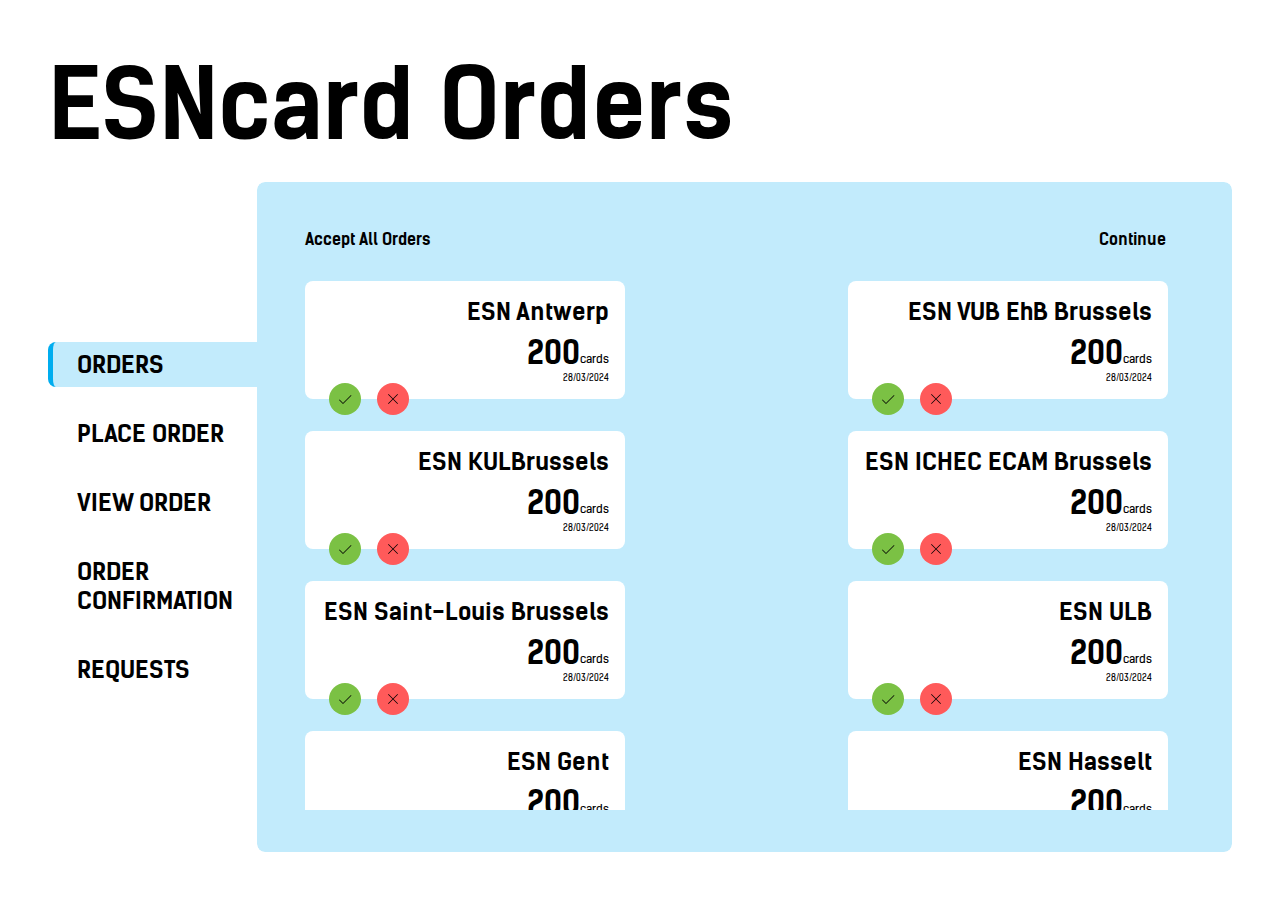
<file: index.html>
<!DOCTYPE html>
<html lang="en">

<head>
    <meta charset="UTF-8">
    <meta name="viewport" content="width=device-width, initial-scale=1.0">
    <link rel="stylesheet" href="screen.css">
    <script defer src="./script/lib/data.js"></script>
    <script defer src="./script/app.js"></script>
    <script defer src="./script/lib/ESNcard.js"></script>
    <script defer src="./script/lib/UIHandler.js"></script>
    <script defer src="./script/lib/module.js"></script>
    <title>ESNcard</title>
</head>

<body class="c-body" id="js-body">
    <section class="c-title">
        <h1>ESNcard Orders</h1>
    </section>
    <section class="c-nav">
        <div id="js-nav-orders" class="c-nav__item u-ESNBluePastel u-ESNBlue--border">
            <p>ORDERS</p>
        </div>
        <div id="js-nav-placeorder" class="c-nav__item c-nav__item--unselected u-ESNGreenPastel u-ESNGreen--border">
            <p>PLACE ORDER</p>
        </div>
        <div id="js-nav-vieworder" class="c-nav__item c-nav__item--unselected u-ESNOrangePastel u-ESNOrange--border">
            <p>VIEW ORDER</p>
        </div>
        <div id="js-nav-orderconfirmation" class="c-nav__item c-nav__item--unselected u-ESNPinkPastel u-ESNPink--border">
            <p>ORDER CONFIRMATION</p>
        </div>
        <div id="js-nav-requests" class="c-nav__item c-nav__item--unselected u-ESNDarkBluePastel u-ESNDarkBlue--border">
            <p>REQUESTS</p>
        </div>
    </section>

    <section id="js-orders" class="c-content">
        <div class="c-content__main u-ESNBluePastel">
            <div class="o-button-container">
                <div class="c-filters">
                    <div id="js-AcceptAllOrders--orders" class="c-filters__item">
                        <p>Accept All Orders</p>
                    </div>
                </div>
                <div class="c-buttons">
                    <div id="js-continue--orders" class="c-buttons__item">
                        <p>Continue</p>
                    </div>
                </div>
            </div>
            <div class="c-content__items" id="js-content-holder--orders">
            </div>
        </div>

        <div class="c-overlay-holder">
                <div class="o-overlay c-confirmation-view u-ESNBluePastel">
                    <div class="c-confirmation-view__container">
                        <div id="js-small-view-title--orders"></div>
                        <div id="js-small-view-content--orders" style="height: 100%; align-items: center; display: flex;"></div>
                    </div>
                </div>
                <div class="o-overlay c-finalised-view u-ESNBluePastel" id="js-finalized-view-holder--orders">
                </div>
        </div>
    </section>

    <section id="js-placeorder" class="c-content">
        <div id="js-placeorder--content" class="c-content--small c-content__main u-ESNGreenPastel">

        </div>
        <div class="c-overlay-holder c-overlay-holder--single">
            <div class="o-overlay c-finalised-view c-finalized-view--large u-ESNGreenPastel" id="js-finalized-view-holder--placeorder">
            </div>
        </div>
    </section>

    <section id="js-vieworder" class="c-content">
        <div id="js-vieworder--content" class="c-content--small c-content__main u-ESNOrangePastel">
            <div class="c-vieworder-category">
                <div class="c-vieworder__card">
                    <div class="c-vieworder__card-requester">
                        <p>18/03/2023</p>
                        <p>ESN Belgium</p>
                    </div>
                        <p class="u-textSecondary"><span class="u-textMain">200</span> cards x 100 Euro</p>
                        <p class="u-textSecondary"><span class="u-textMain">2000</span> Euro</p>
                </div>
            </div>
            <div class="c-vieworder-category">
                <div class="c-vieworder__card">
                    <div class="c-vieworder__card-requester">
                        <p>18/03/2023</p>
                        <p>ESN Leonardo Kortrijk</p>
                    </div>
                    <p class="u-textSecondary"><span class="u-textMain">200</span> cards x 100 Euro</p>
                    <p class="u-textSecondary"><span class="u-textMain">2000</span> Euro</p>
                </div>
                <div class="c-vieworder__card">
                    <div class="c-vieworder__card-requester">
                        <p>18/03/2023</p>
                        <p>ESN Leonardo Kortrijk</p>
                    </div>
                    <p class="u-textSecondary"><span class="u-textMain">200</span> cards x 100 Euro</p>
                    <p class="u-textSecondary"><span class="u-textMain">2000</span> Euro</p>
                </div>
                <div class="c-vieworder__card">
                    <div class="c-vieworder__card-requester">
                        <p>18/03/2023</p>
                        <p>ESN Leonardo Kortrijk</p>
                    </div>
                    <p class="u-textSecondary"><span class="u-textMain">200</span> cards x 100 Euro</p>
                    <p class="u-textSecondary"><span class="u-textMain">2000</span> Euro</p>
                </div>
            </div>
            <div class="c-vieworder__summary c-vieworder__card">
                <p class="u-textSecondary">200 NO cards - 2000 Euro</p>
                <p class="u-textSecondary">1200 Section cards - 8000 Euro</p>
                <p>Total: 10.000 Euro</p>
            </div>
        </div>
    </section>

    <section id="js-orderconfirmation" class="c-content">
        <div class="c-content__main u-ESNPinkPastel">
            <div class="o-button-container">
                <div class="c-filters">
                    <div id="js-AcceptAllOrders--orderconfirmation" class="c-filters__item">
                        <p>Accept All Orders</p>
                    </div>
                    <div id="js-ShowHandledOrders--orderconfirmation" class="c-filters__item">
                        <p>Show Handled Orders</p>
                    </div>
                </div>
            </div>
            <div class="c-content__items" id="js-content-holder--orderconfirmation">
            </div>
        </div>
    </section>

    <section id="js-requests" class="c-content">
        <div id="js-placeorder--content" class="c-content--small c-content__main u-ESNDarkBluePastel">

        </div>
    </section>

</body>

</html>
</file>
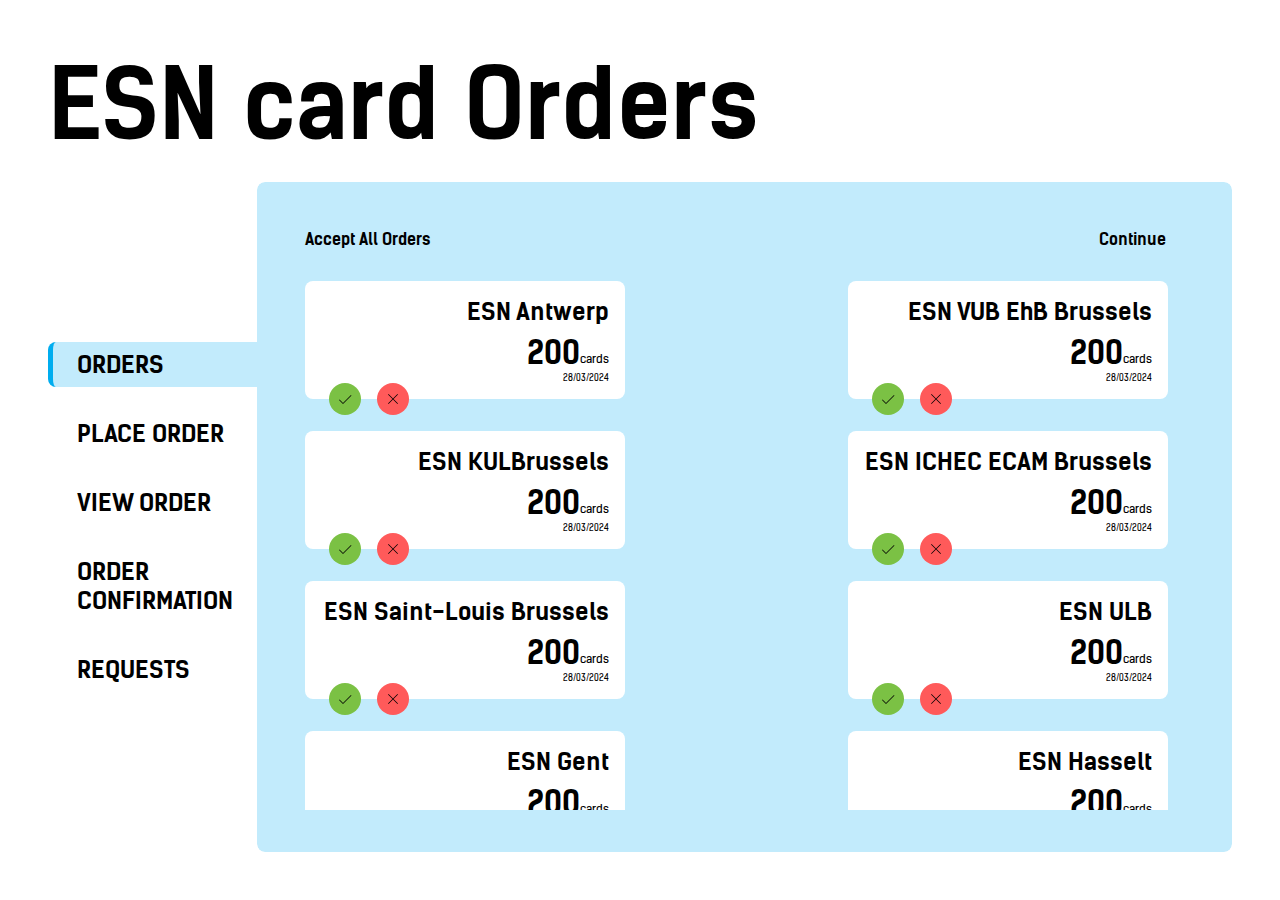
<file: main.html>
<!DOCTYPE html>
<html lang="en">

<head>
    <meta charset="UTF-8">
    <meta name="viewport" content="width=device-width, initial-scale=1.0">
    <link rel="stylesheet" href="screen.css">
    <script defer src="./script/lib/data.js"></script>
    <script defer src="./script/app.js"></script>
    <script defer src="./script/lib/ESNcard.js"></script>
    <script defer src="./script/lib/UIHandler.js"></script>
    <script defer src="./script/lib/module.js"></script>
    <title>ESN card</title>
</head>

<body class="c-body" id="js-body">
    <section class="c-title">
        <h1>ESN card Orders</h1>
    </section>
    <section class="c-nav">
        <div id="js-nav-orders" class="c-nav__item u-ESNBluePastel u-ESNBlue--border">
            <p>ORDERS</p>
        </div>
        <div id="js-nav-placeorder" class="c-nav__item c-nav__item--unselected u-ESNGreenPastel u-ESNGreen--border">
            <p>PLACE ORDER</p>
        </div>
        <div id="js-nav-vieworder" class="c-nav__item c-nav__item--unselected u-ESNOrangePastel u-ESNOrange--border">
            <p>VIEW ORDER</p>
        </div>
        <div id="js-nav-orderconfirmation" class="c-nav__item c-nav__item--unselected u-ESNPinkPastel u-ESNPink--border">
            <p>ORDER CONFIRMATION</p>
        </div>
        <div id="js-nav-requests" class="c-nav__item c-nav__item--unselected u-ESNDarkBluePastel u-ESNDarkBlue--border">
            <p>REQUESTS</p>
        </div>
    </section>

    <section id="js-orders" class="c-content">
        <div class="c-content__main u-ESNBluePastel">
            <div class="o-button-container">
                <div class="c-filters">
                    <div id="js-AcceptAllOrders--orders" class="c-filters__item">
                        <p>Accept All Orders</p>
                    </div>
                </div>
                <div class="c-buttons">
                    <div id="js-continue--orders" class="c-buttons__item">
                        <p>Continue</p>
                    </div>
                </div>
            </div>
            <div class="c-content__items" id="js-content-holder--orders">
            </div>
        </div>

        <div class="c-overlay-holder">
                <div class="o-overlay c-confirmation-view u-ESNBluePastel">
                    <div class="c-confirmation-view__container">
                        <div id="js-small-view-title--orders"></div>
                        <div id="js-small-view-content--orders" style="height: 100%; align-items: center; display: flex;"></div>
                    </div>
                </div>
                <div class="o-overlay c-finalised-view u-ESNBluePastel" id="js-finalized-view-holder--orders">
                </div>
        </div>
    </section>

    <section id="js-placeorder" class="c-content">
        <div id="js-placeorder--content" class="c-content--small c-content__main u-ESNGreenPastel">

        </div>
        <div class="c-overlay-holder c-overlay-holder--single">
            <div class="o-overlay c-finalised-view c-finalized-view--large u-ESNGreenPastel" id="js-finalized-view-holder--placeorder">
            </div>
        </div>
    </section>

    <section id="js-vieworder" class="c-content">
        <div id="js-vieworder--content" class="c-content--small c-content__main u-ESNOrangePastel">
            <div class="c-vieworder-category">
                <div class="c-vieworder__card">
                    <div class="c-vieworder__card-requester">
                        <p>18/03/2023</p>
                        <p>ESN Belgium</p>
                    </div>
                        <p class="u-textSecondary"><span class="u-textMain">200</span> cards x 100 Euro</p>
                        <p class="u-textSecondary"><span class="u-textMain">2000</span> Euro</p>
                </div>
            </div>
            <div class="c-vieworder-category">
                <div class="c-vieworder__card">
                    <div class="c-vieworder__card-requester">
                        <p>18/03/2023</p>
                        <p>ESN Leonardo Kortrijk</p>
                    </div>
                    <p class="u-textSecondary"><span class="u-textMain">200</span> cards x 100 Euro</p>
                    <p class="u-textSecondary"><span class="u-textMain">2000</span> Euro</p>
                </div>
                <div class="c-vieworder__card">
                    <div class="c-vieworder__card-requester">
                        <p>18/03/2023</p>
                        <p>ESN Leonardo Kortrijk</p>
                    </div>
                    <p class="u-textSecondary"><span class="u-textMain">200</span> cards x 100 Euro</p>
                    <p class="u-textSecondary"><span class="u-textMain">2000</span> Euro</p>
                </div>
                <div class="c-vieworder__card">
                    <div class="c-vieworder__card-requester">
                        <p>18/03/2023</p>
                        <p>ESN Leonardo Kortrijk</p>
                    </div>
                    <p class="u-textSecondary"><span class="u-textMain">200</span> cards x 100 Euro</p>
                    <p class="u-textSecondary"><span class="u-textMain">2000</span> Euro</p>
                </div>
            </div>
            <div class="c-vieworder__summary c-vieworder__card">
                <p class="u-textSecondary">200 NO cards - 2000 Euro</p>
                <p class="u-textSecondary">1200 Section cards - 8000 Euro</p>
                <p>Total: 10.000 Euro</p>
            </div>
        </div>
    </section>

    <section id="js-orderconfirmation" class="c-content">
        <div class="c-content__main u-ESNPinkPastel">
            <div class="o-button-container">
                <div class="c-filters">
                    <div id="js-AcceptAllOrders--orderconfirmation" class="c-filters__item">
                        <p>Accept All Orders</p>
                    </div>
                    <div id="js-ShowHandledOrders--orderconfirmation" class="c-filters__item">
                        <p>Show Handled Orders</p>
                    </div>
                </div>
            </div>
            <div class="c-content__items" id="js-content-holder--orderconfirmation">
            </div>
        </div>
    </section>

    <section id="js-requests" class="c-content">
        <div id="js-placeorder--content" class="c-content--small c-content__main u-ESNDarkBluePastel">

        </div>
    </section>

</body>

</html>
</file>
<file: screen.css>
@font-face {
    font-family: 'KelsonSansRegular';
    src: url('resources/KelsonSansBG-Normal.ttf');
}

@font-face {
    font-family: 'KelsonSansBold';
    src: url('resources/KelsonSansBG-Bold.ttf');
}

:root{
    --esn-blue: #00ADEF;
    --esn-green: #7BC144;
    --esn-pink: #ED008C;
    --esn-orange: #F47B20;
    --esn-darkblue: #2E308F;
    --esn-blue-pastel: #C2EBFC;
    --esn-green-pastel: #DEEECE;
    --esn-pink-pastel: #FBC3E3;
    --esn-orange-pastel: #FBE0CB;
    --esn-darkblue-pastel: #9B9CC3;
    --color-black: #000000;
    --color-black-light: #303030;
    --color-grey: #8F8F8F;
    --color-red: #FF5A5A;

    --text-size--xxl: 48px;
    --text-size--xl: 32px;
    --text-size--l: 24px;
    --text-size--m: 18px;
    --text-size--s: 12px;
    --text-size--xs: 9px;

    --margin-xl: 86px;
    --margin-l: 48px;
    --margin-m: 24px;
    --margin-s: 16px;
    --margin-xs: 8px;
}

 /* width */
::-webkit-scrollbar {
    width: 10px;
    border-radius: 8px;
}

/* Track */
::-webkit-scrollbar-track {
    background: #f1f1f1;
    border-radius: 8px;
}

/* Handle */
::-webkit-scrollbar-thumb {
    background: #888;
    border-radius: 8px;
}

/* Handle on hover */
::-webkit-scrollbar-thumb:hover {
    background: #555;
}

html{
    height: 100%;
    margin: 0;
}

body{
    font-family: KelsonSansBold;
    overflow: hidden;
    height: 100%;
    margin: 0;
}

p, h1{
    padding: 0;
    margin: 0;
}

input{
    font-family: KelsonSansBold;
}

/* general */
.c-body{
    margin: var(--margin-l);
    height: calc(100% - (var(--margin-l)*2));

    display: grid;
    grid-template-areas: "title title"
    "nav content";
    grid-template-columns: 0.2fr 1fr;
    grid-template-rows: 0.2fr 1fr;
}

.c-title{
    font-size: var(--text-size--xxl);
    grid-area: title;
}

/* nav */
.c-nav{
    grid-area: nav;
    margin: auto 0;
}

.c-nav__item{
    padding: var(--margin-xs) var(--margin-m);
    margin: var(--margin-m) 0;
    font-size: var(--text-size--l);
    color: var(--color-black);
    border-radius: var(--margin-xs) 0 0 var(--margin-xs);
    cursor: pointer;
    transition: 250ms;
}

.c-nav__item--unselected{
    background-color: transparent !important;
    border-left: solid transparent 5px !important;
}

/* content */
.c-content{
    width: 100%;
    grid-area: content;
    overflow-y: hidden;
    display: flex;
    border-radius: var(--margin-xs);
    position: relative;
    transition: 250ms;
    opacity: 0;

    will-change: width;
}

.c-content--small{
    width: 28%;
}

.c-content--hidden{
    display: none;
}


 @keyframes contentMain{
    from{
        width: 0;
    }

    to{
        width: 100%;
    }
 }

.c-content--animate{
    animation-name: contentMain;
    animation-duration: 500ms;
    animation-fill-mode: forwards;
    animation-timing-function: cubic-bezier(0.25, 0.46, 0.45, 0.94);
}

.c-content-small--animate{
    animation-name: contentMain;
    animation-duration: 250ms;
    animation-fill-mode: forwards;
    animation-timing-function: cubic-bezier(0.25, 0.46, 0.45, 0.94);
}

/* TODO animate */
.c-content__main{
    overflow-y: hidden;
    /* height: 100%; */
    padding: var(--margin-l);
    transition: 250ms;
    border-radius: var(--margin-xs);
}

.c-filters, .c-buttons{
    margin-bottom: var(--margin-s);
    display: flex;
}

.c-buttons__item:hover, .c-filters__item:hover{
    opacity: 0.5;
}

.c-buttons__item, .c-filters__item{
    cursor: pointer;
    margin-right: var(--text-size--m);
    opacity: 1;
    transition: 250ms;
}

.c-content__items{
    display: flex;
    flex-wrap: wrap;
    justify-content: space-between;
    overflow-y: scroll;
    position: relative;
    max-height: 95%;
}

/* content card */
.c-card{
    transition: 250ms;
    width: 18rem;
    text-align: end;
    background-color: white;
    margin: var(--margin-s);
    margin-left: 0;
    padding: var(--margin-s);
    border-radius: 8px;
    font-size: var(--text-size--l);
    position: relative;
}
.c-card__title{
    font-size: var(--text-size--l);
}
.c-card-container{
    margin-top: var(--margin-xs);
}
.c-card-container-flex{
    justify-content: end;
    display: flex;
}
.c-card__variable{
    font-size: var(--text-size--xl);
}
.c-card__item{
    font-size: var(--text-size--s);
    margin-top: auto;
    transform: translateY(-0.4rem);
    font-family: KelsonSansRegular;
}
.c-card__date{
    font-size: var(--text-size--xs);
    font-family: KelsonSansRegular;
}
.c-card__buttons{
    position: absolute;
    transform: translateY(-0.5rem);
}
.c-card__buttons-container{
    display: flex;
}
.c-card__buttons-item{
    transition: 250ms;
    transform: translateX(0rem);
    width: 2rem;
    height: 2rem;
    margin: var(--margin-xs);
    border-radius: 100%;
}

.c-overlay-holder{
    position: absolute;
    height: 100%;
    display: flex;
    width: 100%;
    justify-content: space-between;
    visibility: hidden;
}
.c-overlay-holder--single{
    justify-content: end;
}

/* confirmation view */
.c-confirmation-view{
    transition: 250ms;
    z-index: 1;
    background-color: var(--esn-blue-pastel);
    width: 20rem;
    padding: var(--margin-l);
    display: flex;
    position: relative;
    transform: translateX(15rem);
    border-radius: var(--margin-xs);
}

.c-confirmation-view__container{
    width: 100%;
}

.c-confirmation-view__confirm-holder{
    height: 100%;
    margin: auto;
    display: flex;
    justify-content: center;
    width: 100%;
    flex-direction: column;
}

.c-confirmation-view__confirm-title{
    justify-content: center;
    display: flex;
}

.c-confirmation-view__buttons{
    display: flex;
    justify-content: center;
}

.c-confirmation-view__button{
    width: 48px;
    height: 48px;
    margin: var(--text-size--m);
    border-radius: 100%;
    cursor: pointer;
}

/* finalised view */

@keyframes finalisedView {
    from {
        padding: 0;
        transform: translateX(-58rem);
        width: 0px;
        opacity: 0;
    }
    
    to {
        padding: var(--margin-l);
        transform: translateX(0rem);
        width: 58rem;
        opacity: 1;
    }
}

@keyframes finalisedViewContent {
    from {
        visibility: hidden;
        opacity: 0;
    }
    
    to {
        visibility: visible;
        opacity: 1;
    }
}
.c-finalised-view{
    z-index: 3;
    display: flex;
    position: relative;
    border-radius: var(--margin-xs);
    
    opacity: 0;
    transform: translateX(-58rem);
    width: 0;
    padding: 0;
    will-change: padding, transform, width, opacity;
}

.c-finalized-view--large{
    width: 65rem;
}

.c-finalized-view--animate{
    animation-name: finalisedView;
    animation-duration: 500ms;
    animation-fill-mode: forwards;
    animation-timing-function: cubic-bezier(0.25, 0.46, 0.45, 0.94);
}

.c-finalized-view__container{
    display: flex;
    flex-direction: column;
    margin: auto;

    will-change: visibility, opacity;
    visibility: hidden;
    opacity: 0;
}

.c-finalized-view__container--animate {
    animation-name: finalisedViewContent;
    animation-duration: 250ms;
    animation-fill-mode: forwards;
    animation-delay: 250ms;
    animation-timing-function: cubic-bezier(0.25, 0.46, 0.45, 0.94);
}

.c-finalized-view__title{
    justify-content: center;
    display: flex;
    font-size: var(--text-size--xxl);
}

.c-finalized-view__confirm{
    width: 15rem;
    height: 15rem;
    border-radius: 100%;
    justify-content: center;
    display: flex;
    margin: var(--margin-l) auto;
}

.c-finalized-view__subtitle{
    justify-content: center;
    display: flex;
    font-size: var(--text-size--xl);
    text-align: center;
    width: 80%;
    margin: auto;
}

/* place orders */
.c-placeorder{
    display: flex;
    flex-direction: column;
    /* margin: var(--margin-l); */
    width: 100%;
}

.c-placeorder--overlay{
    position: relative;
    display: flex;
    height: 100%;
}

.c-placeorder__text{
    margin: var(--margin-xs) 0;
    text-align: end;
    font-size: var(--text-size--l);
}

.c-placeorder-confirmation{
    z-index: 1;
    height: 100%;
    width: 100%;
    display: flex;
    position: relative;
    border-radius: var(--margin-xs);
    visibility: hidden;
}

.c-placeorder-confirmation__container{
    width: 100%;
}

.c-inputfield{
    font-size: var(--text-size--xl);
    padding: var(--margin-xs);
    border-radius: var(--margin-xs);
    border: transparent;
    margin: var(--margin-xs) 0;
    text-align: end;
    width: 95%;
}

.c-data-empty{
    margin: auto;
}

/* vieworder */
.c-vieworder-category{
    font-size: var(--text-size--m);
}

.c-vieworder__card{
    width: 80%;
    margin-left: auto;
    display: flex;
    flex-direction: column;
    justify-content: end;
}

.c-vieworder__card-requester{
    display: flex;
    justify-content: space-between;
}


/* objects */
.o-overlay{
    box-shadow: rgba(0, 0, 0, 0.35) -10px 0px 15px;
}

.u-container-margin{
    margin: var(--margin-l);
    height: 100%;
}

.o-container {
    display: flex;
    height: 100%;
}

.o-button-container{
    display: flex;
    justify-content: space-between;
}

.u-ESNGreenPastel{
    background-color: var(--esn-green-pastel);
}
.u-ESNBluePastel{
    background-color: var(--esn-blue-pastel);
}
.u-ESNPinkPastel{
    background-color: var(--esn-pink-pastel);
}
.u-ESNOrangePastel{
    background-color: var(--esn-orange-pastel);
}
.u-ESNDarkBluePastel{
    background-color: var(--esn-darkblue-pastel);
}
.u-ESNGreen{
    background-color: var(--esn-green);
}
.u-ESNBlue{
    background-color: var(--esn-blue);
}
.u-ESNPink{
    background-color: var(--esn-pink);
}
.u-ESNOrange{
    background-color: var(--esn-orange);
}
.u-ESNDarkBlue {
    background-color: var(--esn-darkblue);
}
.u-ESNBlue--border{
    border-left: solid var(--esn-blue) 5px;
}
.u-ESNGreen--border {
    border-left: solid var(--esn-green) 5px;
}
.u-ESNPink--border{
    border-left: solid var(--esn-pink) 5px;
}
.u-ESNOrange--border{
    border-left: solid var(--esn-orange) 5px;
}
.u-ESNDarkBlue--border {
    border-left: solid var(--esn-darkblue) 5px;
}
.u-black{
    background-color: var(--color-black);
}
.u-blackPastel{
    background-color: var(--color-black-light);
}
.u-grey{
    background-color: var(--color-grey);
}
.u-red{
    background-color: var(--color-red);
}
.u-absolute{
    position: absolute;
}
.u-textSecondary{
    font-family: KelsonSansRegular;
    color: var(--color-grey);
    font-size: var(--text-size--xs);
}

.u-textMain{
    font-family: KelsonSansBold;
    color: var(--color-black);
    font-size: var(--margin-s);
}
</file>
